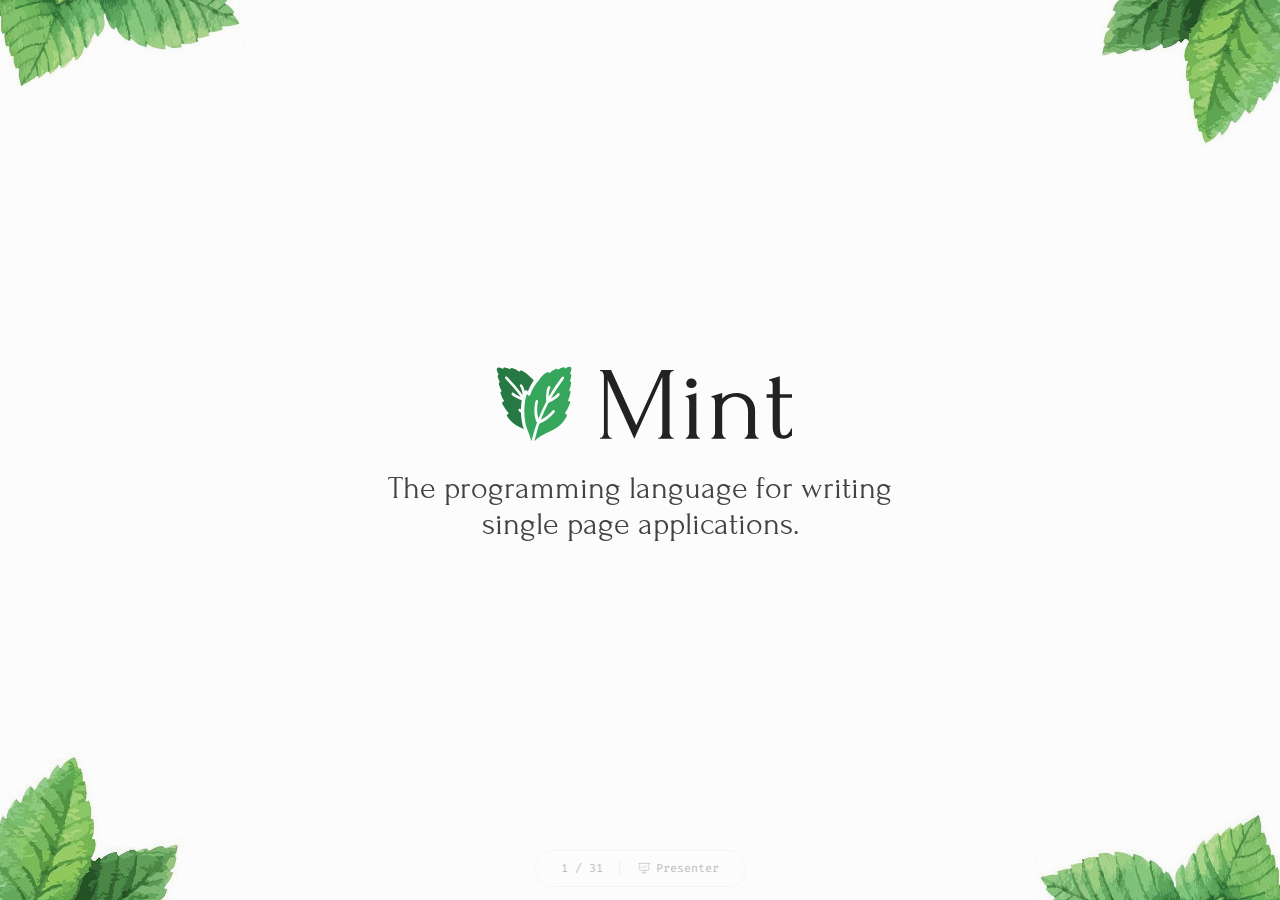
<file: index.html>
<!DOCTYPE html><html><head><meta charset="utf-8"/><meta name="viewport" content="width=device-width, initial-scale=1, user-scalable=no"/><link href="icon-16x16.png" size="16x16" type="image/png" rel="icon"/><link href="icon-32x32.png" size="32x32" type="image/png" rel="icon"/><link href="icon-36x36.png" size="36x36" type="image/png" rel="icon"/><link href="icon-48x48.png" size="48x48" type="image/png" rel="icon"/><link href="icon-57x57.png" size="57x57" type="image/png" rel="icon"/><link href="icon-72x72.png" size="72x72" type="image/png" rel="icon"/><link href="icon-76x76.png" size="76x76" type="image/png" rel="icon"/><link href="icon-96x96.png" size="96x96" type="image/png" rel="icon"/><link href="icon-120x120.png" size="120x120" type="image/png" rel="icon"/><link href="icon-128x128.png" size="128x128" type="image/png" rel="icon"/><link href="icon-144x144.png" size="144x144" type="image/png" rel="icon"/><link href="icon-152x152.png" size="152x152" type="image/png" rel="icon"/><link href="icon-167x167.png" size="167x167" type="image/png" rel="icon"/><link href="icon-180x180.png" size="180x180" type="image/png" rel="icon"/><link href="icon-192x192.png" size="192x192" type="image/png" rel="icon"/><link href="icon-196x196.png" size="196x196" type="image/png" rel="icon"/><link href="icon-256x256.png" size="256x256" type="image/png" rel="icon"/><link href="icon-512x512.png" size="512x512" type="image/png" rel="icon"/><link href="icon-152x152.png" rel="apple-touch-icon-precomposed"/><link href="icon-167x167.png" rel="apple-touch-icon-precomposed"/><link href="icon-180x180.png" rel="apple-touch-icon-precomposed"/><title>Mint - DevDays Europe 2026</title><style>
  body {
    padding: 0;
    margin: 0;
  }

  :root {
    --line-number-color: #CCCCCC;
    --background-color: #FFFFFF;
    --border-color: #00000015;
    --blur-color-2: #FFFFFFCC;
    --blur-color: #FFFFFF80;
    --input-color: #F9F9F9;
    --text-color: #333333;

    --color-darkmagenta: darkmagenta;
    --color-darkorange: darkorange;
    --color-royalblue: royalblue;
    --color-indianred: indianred;
    --color-mintgreen-2: #36A65D;
    --color-mintgreen: #277944;
    --color-comment: darkgray;
    --color-crimson: crimson;
  }
</style>
<link rel="stylesheet" href="index.css"/></head><body><script type="module" src="./main.js"></script><noscript>This application requires JavaScript.</noscript></body></html>
</file>
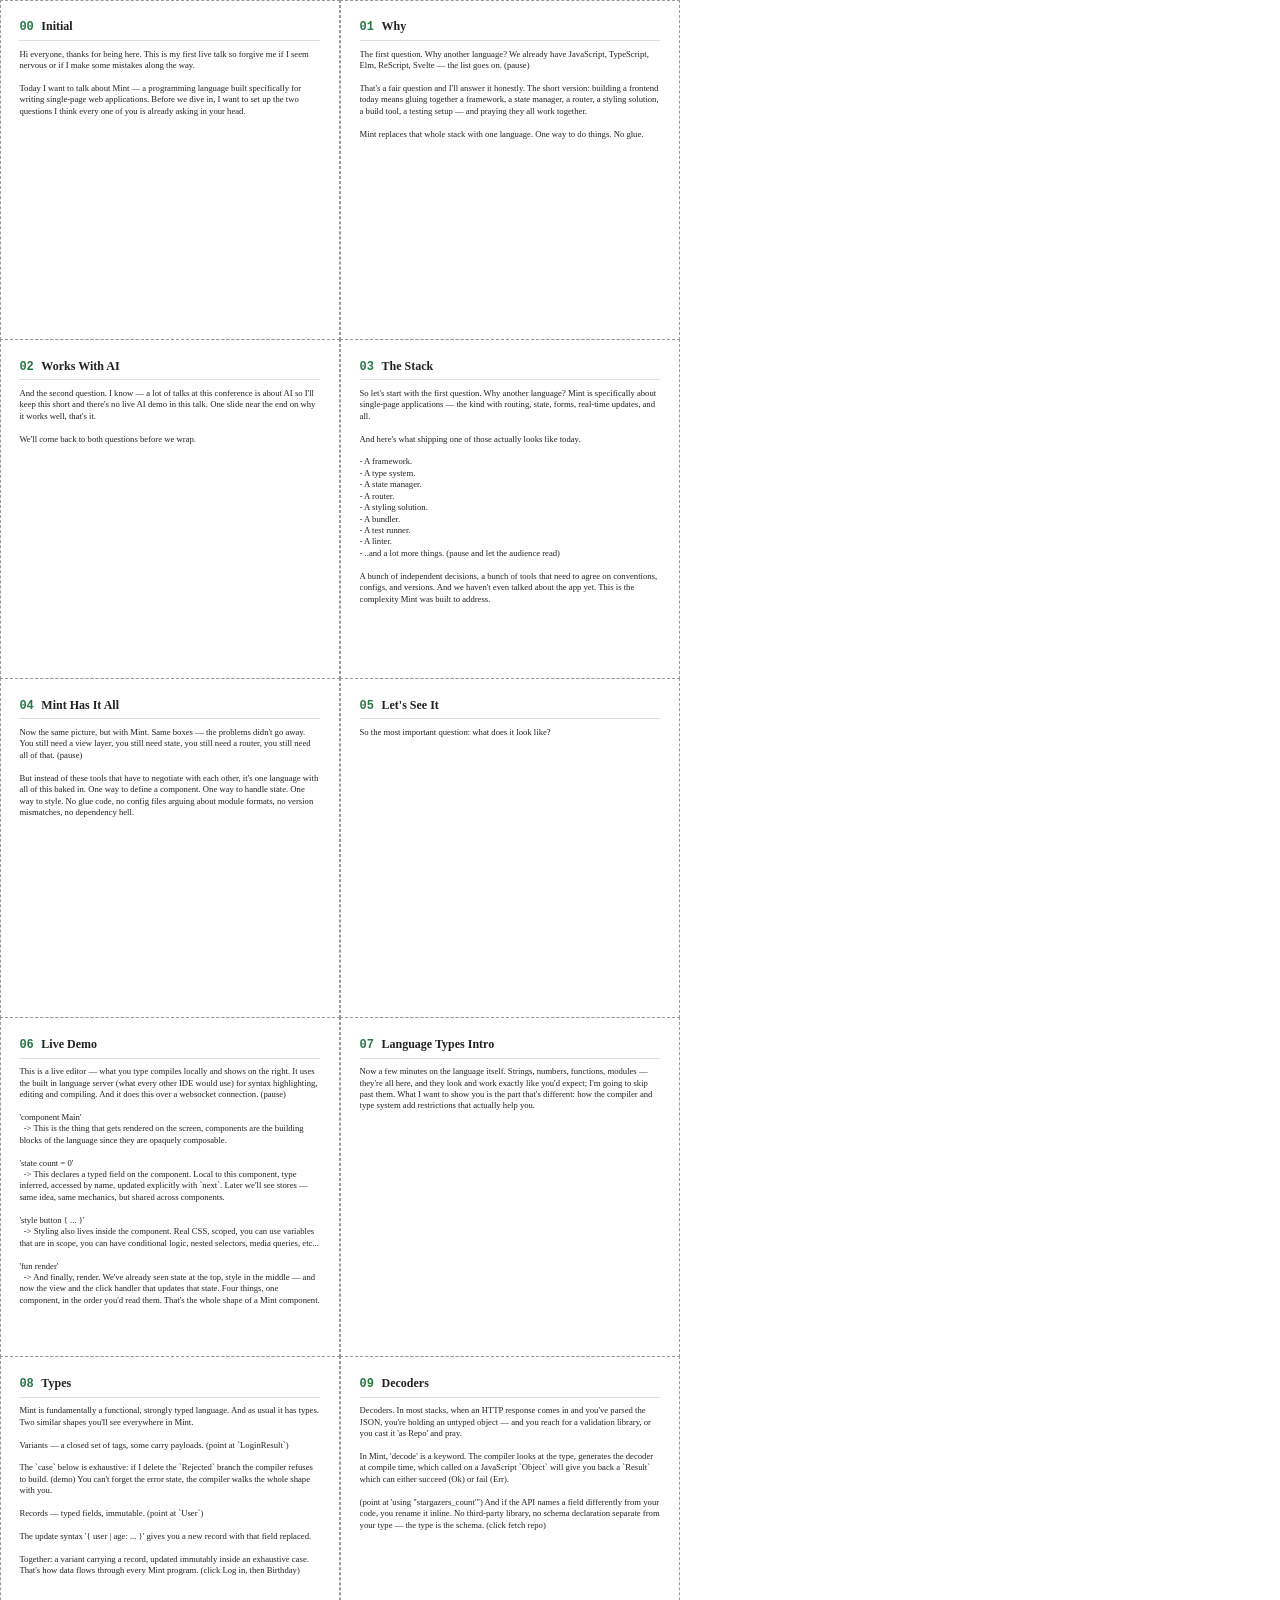
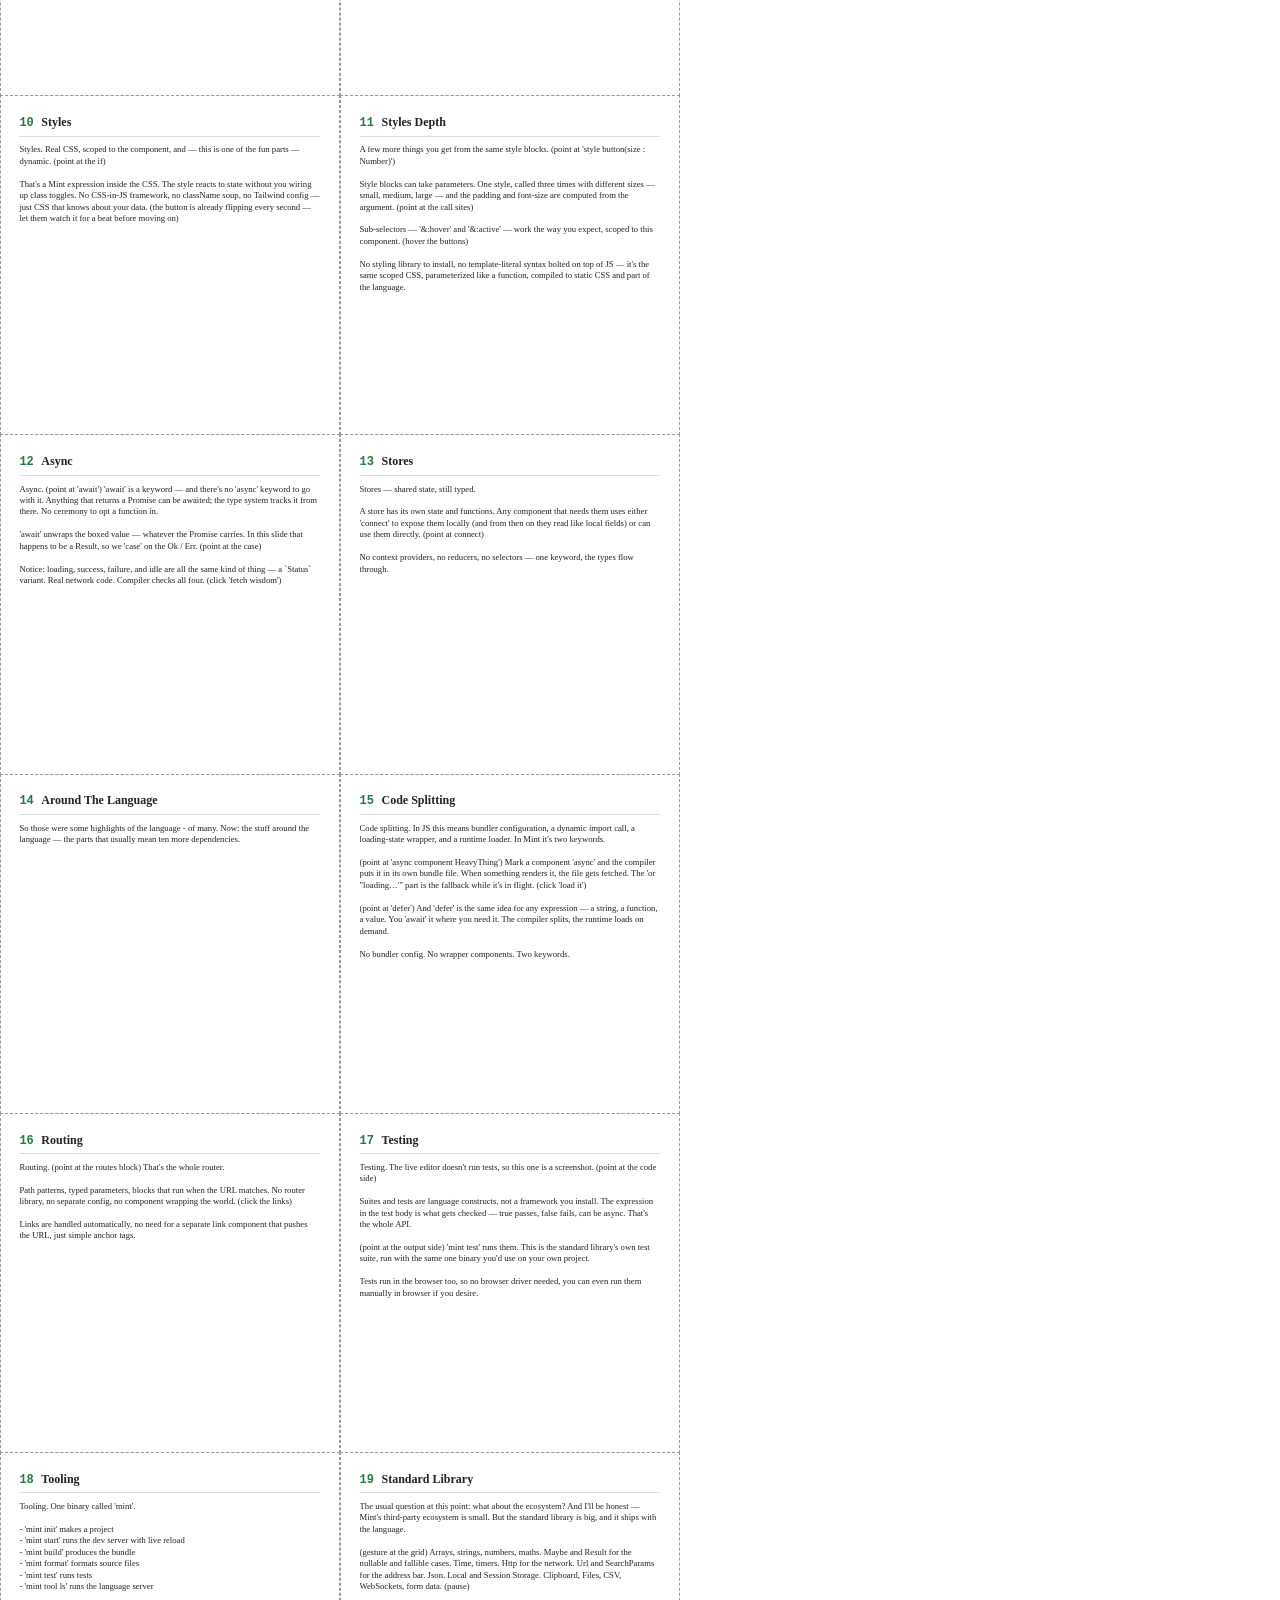
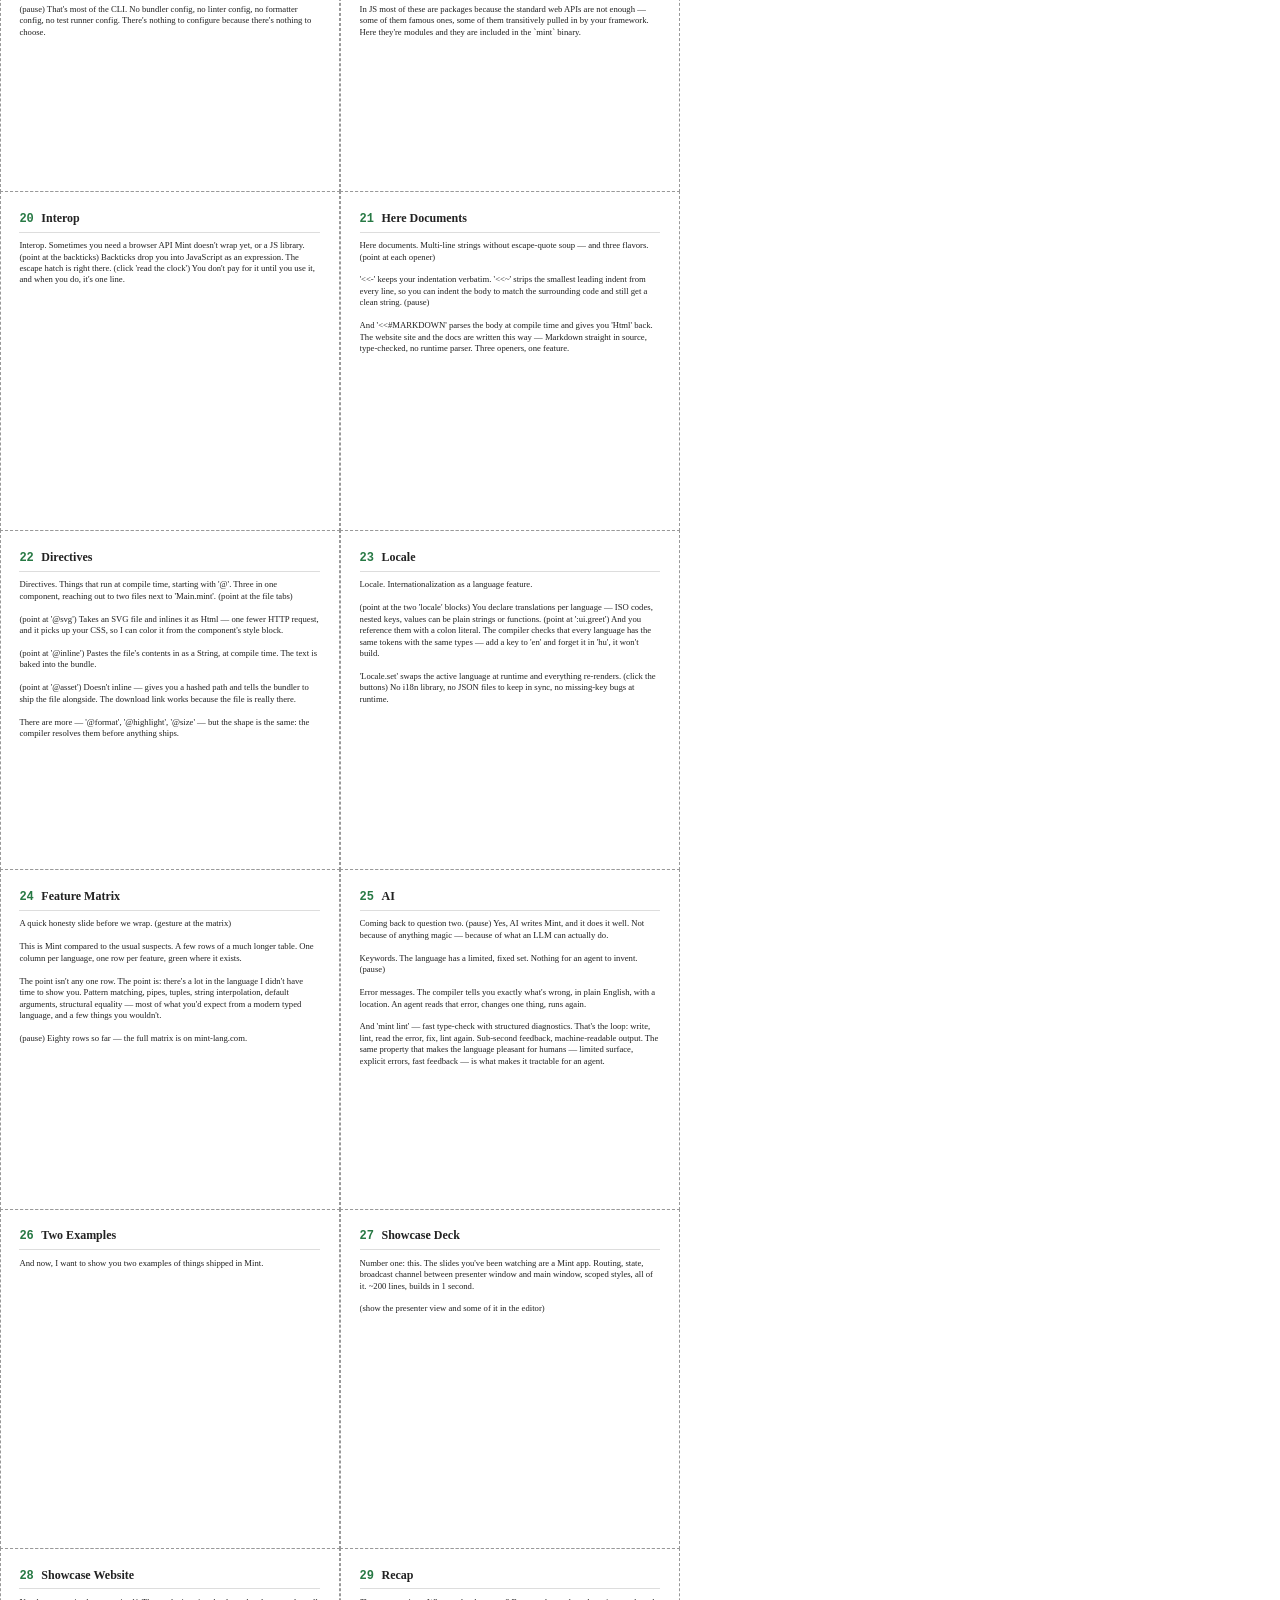
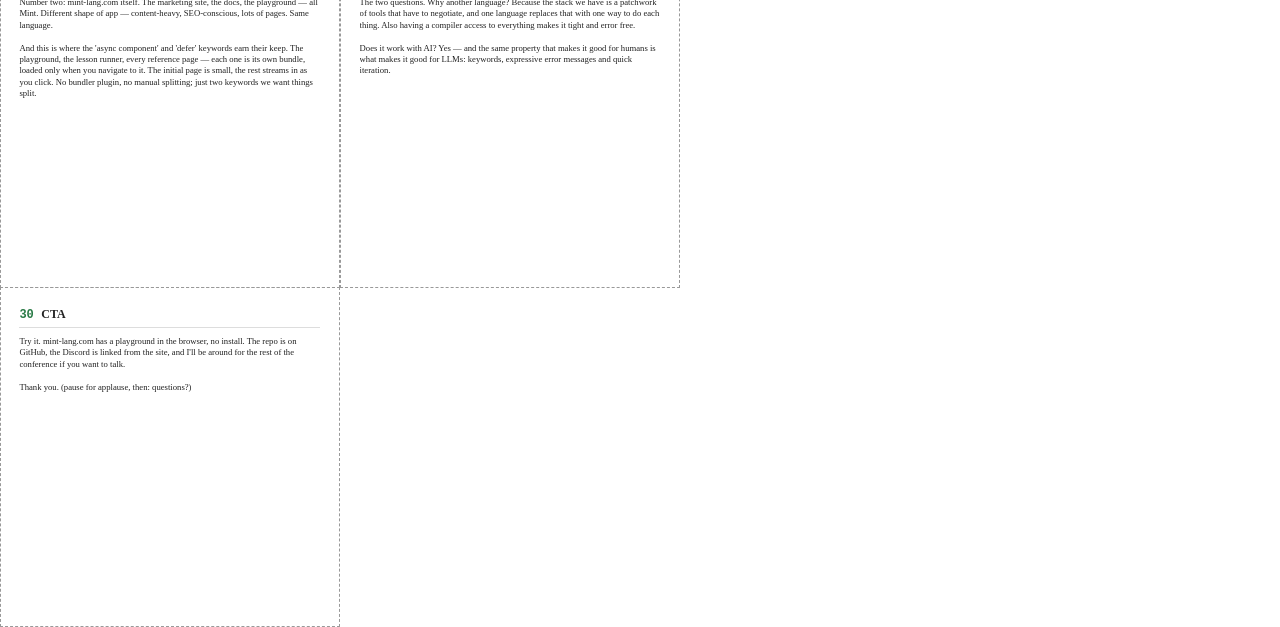
<file: speaker-notes.html>
<!DOCTYPE html>
<html lang="en">
<head>
<meta charset="utf-8">
<title>Speaker Notes — Mint, DevDays Europe 2026</title>
<style>
  :root { --ink: #222; --mint: #277944; }

  * { box-sizing: border-box; }

  body {
    font-family: Georgia, "Times New Roman", serif;
    color: var(--ink);
    margin: 0;
  }

  /* Cards tiled 2 columns x 3 rows per A4 page; dashed cut lines via card borders. */
  .sheet {
    display: grid;
    grid-template-columns: 9cm 9cm;
    gap: 0;
    width: 18cm;
  }

  .card {
    width: 9cm;
    height: 9cm;
    padding: 5mm;
    border: 1px dashed #999;
    /* avoid double-thick lines between adjacent cards */
    margin: -0.5px;
    overflow: hidden;
    display: flex;
    flex-direction: column;
    break-inside: avoid;
  }

  .card-head {
    display: flex;
    align-items: baseline;
    gap: 2mm;
    margin-bottom: 2mm;
    border-bottom: 1px solid #ddd;
    padding-bottom: 1.5mm;
  }

  .num {
    font-family: "Courier New", monospace;
    font-weight: bold;
    color: var(--mint);
    font-size: 9pt;
  }

  .title {
    font-weight: bold;
    font-size: 9pt;
  }

  /* Uniform small font sized so the longest note still fits 10x10 cm. */
  .notes {
    white-space: pre-wrap;
    margin: 0;
    font-size: 6.5pt;
    line-height: 1.32;
    flex: 1;
    overflow: hidden;
  }

  @media print {
    @page { size: A4; margin: 8mm; }
    .sheet { width: auto; }
  }
</style>
</head>
<body>

<div class="sheet">

<div class="card">
  <div class="card-head"><span class="num">00</span><span class="title">Initial</span></div>
  <p class="notes">Hi everyone, thanks for being here. This is my first live talk so forgive me if I seem nervous or if I make some mistakes along the way.

Today I want to talk about Mint — a programming language built specifically for writing single-page web applications. Before we dive in, I want to set up the two questions I think every one of you is already asking in your head.</p>
</div>

<div class="card">
  <div class="card-head"><span class="num">01</span><span class="title">Why</span></div>
  <p class="notes">The first question. Why another language? We already have JavaScript, TypeScript, Elm, ReScript, Svelte — the list goes on. (pause)

That's a fair question and I'll answer it honestly. The short version: building a frontend today means gluing together a framework, a state manager, a router, a styling solution, a build tool, a testing setup — and praying they all work together.

Mint replaces that whole stack with one language. One way to do things. No glue.</p>
</div>

<div class="card">
  <div class="card-head"><span class="num">02</span><span class="title">Works With AI</span></div>
  <p class="notes">And the second question. I know — a lot of talks at this conference is about AI so I'll keep this short and there's no live AI demo in this talk. One slide near the end on why it works well, that's it.

We'll come back to both questions before we wrap.</p>
</div>

<div class="card">
  <div class="card-head"><span class="num">03</span><span class="title">The Stack</span></div>
  <p class="notes">So let's start with the first question. Why another language? Mint is specifically about single-page applications — the kind with routing, state, forms, real-time updates, and all.

And here's what shipping one of those actually looks like today.

- A framework.
- A type system.
- A state manager.
- A router.
- A styling solution.
- A bundler.
- A test runner.
- A linter.
- ..and a lot more things. (pause and let the audience read)

A bunch of independent decisions, a bunch of tools that need to agree on conventions, configs, and versions. And we haven't even talked about the app yet. This is the complexity Mint was built to address.</p>
</div>

<div class="card">
  <div class="card-head"><span class="num">04</span><span class="title">Mint Has It All</span></div>
  <p class="notes">Now the same picture, but with Mint. Same boxes — the problems didn't go away. You still need a view layer, you still need state, you still need a router, you still need all of that. (pause)

But instead of these tools that have to negotiate with each other, it's one language with all of this baked in. One way to define a component. One way to handle state. One way to style. No glue code, no config files arguing about module formats, no version mismatches, no dependency hell.</p>
</div>

<div class="card">
  <div class="card-head"><span class="num">05</span><span class="title">Let's See It</span></div>
  <p class="notes">So the most important question: what does it look like?</p>
</div>

<div class="card">
  <div class="card-head"><span class="num">06</span><span class="title">Live Demo</span></div>
  <p class="notes">This is a live editor — what you type compiles locally and shows on the right. It uses the built in language server (what every other IDE would use) for syntax highlighting, editing and compiling. And it does this over a websocket connection. (pause)

'component Main'
  -> This is the thing that gets rendered on the screen, components are the building blocks of the language since they are opaquely composable.

'state count = 0'
  -> This declares a typed field on the component. Local to this component, type inferred, accessed by name, updated explicitly with `next`. Later we'll see stores — same idea, same mechanics, but shared across components.

'style button { ... }'
  -> Styling also lives inside the component. Real CSS, scoped, you can use variables that are in scope, you can have conditional logic, nested selectors, media queries, etc...

'fun render'
  -> And finally, render. We've already seen state at the top, style in the middle — and now the view and the click handler that updates that state. Four things, one component, in the order you'd read them. That's the whole shape of a Mint component.</p>
</div>

<div class="card">
  <div class="card-head"><span class="num">07</span><span class="title">Language Types Intro</span></div>
  <p class="notes">Now a few minutes on the language itself. Strings, numbers, functions, modules — they're all here, and they look and work exactly like you'd expect; I'm going to skip past them. What I want to show you is the part that's different: how the compiler and type system add restrictions that actually help you.</p>
</div>

<div class="card">
  <div class="card-head"><span class="num">08</span><span class="title">Types</span></div>
  <p class="notes">Mint is fundamentally a functional, strongly typed language. And as usual it has types. Two similar shapes you'll see everywhere in Mint.

Variants — a closed set of tags, some carry payloads. (point at `LoginResult`)

The `case` below is exhaustive: if I delete the `Rejected` branch the compiler refuses to build. (demo) You can't forget the error state, the compiler walks the whole shape with you.

Records — typed fields, immutable. (point at `User`)

The update syntax '{ user | age: ... }' gives you a new record with that field replaced.

Together: a variant carrying a record, updated immutably inside an exhaustive case. That's how data flows through every Mint program. (click Log in, then Birthday)</p>
</div>

<div class="card">
  <div class="card-head"><span class="num">09</span><span class="title">Decoders</span></div>
  <p class="notes">Decoders. In most stacks, when an HTTP response comes in and you've parsed the JSON, you're holding an untyped object — and you reach for a validation library, or you cast it 'as Repo' and pray.

In Mint, 'decode' is a keyword. The compiler looks at the type, generates the decoder at compile time, which called on a JavaScript `Object` will give you back a `Result` which can either succeed (Ok) or fail (Err).

(point at 'using "stargazers_count"') And if the API names a field differently from your code, you rename it inline. No third-party library, no schema declaration separate from your type — the type is the schema. (click fetch repo)</p>
</div>

<div class="card">
  <div class="card-head"><span class="num">10</span><span class="title">Styles</span></div>
  <p class="notes">Styles. Real CSS, scoped to the component, and — this is one of the fun parts — dynamic. (point at the if)

That's a Mint expression inside the CSS. The style reacts to state without you wiring up class toggles. No CSS-in-JS framework, no className soup, no Tailwind config — just CSS that knows about your data. (the button is already flipping every second — let them watch it for a beat before moving on)</p>
</div>

<div class="card">
  <div class="card-head"><span class="num">11</span><span class="title">Styles Depth</span></div>
  <p class="notes">A few more things you get from the same style blocks. (point at 'style button(size : Number)')

Style blocks can take parameters. One style, called three times with different sizes — small, medium, large — and the padding and font-size are computed from the argument. (point at the call sites)

Sub-selectors — '&:hover' and '&:active' — work the way you expect, scoped to this component. (hover the buttons)

No styling library to install, no template-literal syntax bolted on top of JS — it's the same scoped CSS, parameterized like a function, compiled to static CSS and part of the language.</p>
</div>

<div class="card">
  <div class="card-head"><span class="num">12</span><span class="title">Async</span></div>
  <p class="notes">Async. (point at 'await') 'await' is a keyword — and there's no 'async' keyword to go with it. Anything that returns a Promise can be awaited; the type system tracks it from there. No ceremony to opt a function in.

'await' unwraps the boxed value — whatever the Promise carries. In this slide that happens to be a Result, so we 'case' on the Ok / Err. (point at the case)

Notice: loading, success, failure, and idle are all the same kind of thing — a `Status` variant. Real network code. Compiler checks all four. (click 'fetch wisdom')</p>
</div>

<div class="card">
  <div class="card-head"><span class="num">13</span><span class="title">Stores</span></div>
  <p class="notes">Stores — shared state, still typed.

A store has its own state and functions. Any component that needs them uses either 'connect' to expose them locally (and from then on they read like local fields) or can use them directly. (point at connect)

No context providers, no reducers, no selectors — one keyword, the types flow through.</p>
</div>

<div class="card">
  <div class="card-head"><span class="num">14</span><span class="title">Around The Language</span></div>
  <p class="notes">So those were some highlights of the language - of many. Now: the stuff around the language — the parts that usually mean ten more dependencies.</p>
</div>

<div class="card">
  <div class="card-head"><span class="num">15</span><span class="title">Code Splitting</span></div>
  <p class="notes">Code splitting. In JS this means bundler configuration, a dynamic import call, a loading-state wrapper, and a runtime loader. In Mint it's two keywords.

(point at 'async component HeavyThing') Mark a component 'async' and the compiler puts it in its own bundle file. When something renders it, the file gets fetched. The 'or "loading…"' part is the fallback while it's in flight. (click 'load it')

(point at 'defer') And 'defer' is the same idea for any expression — a string, a function, a value. You 'await' it where you need it. The compiler splits, the runtime loads on demand.

No bundler config. No wrapper components. Two keywords.</p>
</div>

<div class="card">
  <div class="card-head"><span class="num">16</span><span class="title">Routing</span></div>
  <p class="notes">Routing. (point at the routes block) That's the whole router.

Path patterns, typed parameters, blocks that run when the URL matches. No router library, no separate config, no component wrapping the world. (click the links)

Links are handled automatically, no need for a separate link component that pushes the URL, just simple anchor tags.</p>
</div>

<div class="card">
  <div class="card-head"><span class="num">17</span><span class="title">Testing</span></div>
  <p class="notes">Testing. The live editor doesn't run tests, so this one is a screenshot. (point at the code side)

Suites and tests are language constructs, not a framework you install. The expression in the test body is what gets checked — true passes, false fails, can be async. That's the whole API.

(point at the output side) 'mint test' runs them. This is the standard library's own test suite, run with the same one binary you'd use on your own project.

Tests run in the browser too, so no browser driver needed, you can even run them manually in browser if you desire.</p>
</div>

<div class="card">
  <div class="card-head"><span class="num">18</span><span class="title">Tooling</span></div>
  <p class="notes">Tooling. One binary called 'mint'.

- 'mint init' makes a project
- 'mint start' runs the dev server with live reload
- 'mint build' produces the bundle
- 'mint format' formats source files
- 'mint test' runs tests
- 'mint tool ls' runs the language server

(pause) That's most of the CLI. No bundler config, no linter config, no formatter config, no test runner config. There's nothing to configure because there's nothing to choose.</p>
</div>

<div class="card">
  <div class="card-head"><span class="num">19</span><span class="title">Standard Library</span></div>
  <p class="notes">The usual question at this point: what about the ecosystem? And I'll be honest — Mint's third-party ecosystem is small. But the standard library is big, and it ships with the language.

(gesture at the grid) Arrays, strings, numbers, maths. Maybe and Result for the nullable and fallible cases. Time, timers. Http for the network. Url and SearchParams for the address bar. Json. Local and Session Storage. Clipboard, Files, CSV, WebSockets, form data. (pause)

In JS most of these are packages because the standard web APIs are not enough — some of them famous ones, some of them transitively pulled in by your framework. Here they're modules and they are included in the `mint` binary.</p>
</div>

<div class="card">
  <div class="card-head"><span class="num">20</span><span class="title">Interop</span></div>
  <p class="notes">Interop. Sometimes you need a browser API Mint doesn't wrap yet, or a JS library. (point at the backticks) Backticks drop you into JavaScript as an expression. The escape hatch is right there. (click 'read the clock') You don't pay for it until you use it, and when you do, it's one line.</p>
</div>

<div class="card">
  <div class="card-head"><span class="num">21</span><span class="title">Here Documents</span></div>
  <p class="notes">Here documents. Multi-line strings without escape-quote soup — and three flavors. (point at each opener)

'<<-' keeps your indentation verbatim. '<<~' strips the smallest leading indent from every line, so you can indent the body to match the surrounding code and still get a clean string. (pause)

And '<<#MARKDOWN' parses the body at compile time and gives you 'Html' back. The website site and the docs are written this way — Markdown straight in source, type-checked, no runtime parser. Three openers, one feature.</p>
</div>

<div class="card">
  <div class="card-head"><span class="num">22</span><span class="title">Directives</span></div>
  <p class="notes">Directives. Things that run at compile time, starting with '@'. Three in one component, reaching out to two files next to 'Main.mint'. (point at the file tabs)

(point at '@svg') Takes an SVG file and inlines it as Html — one fewer HTTP request, and it picks up your CSS, so I can color it from the component's style block.

(point at '@inline') Pastes the file's contents in as a String, at compile time. The text is baked into the bundle.

(point at '@asset') Doesn't inline — gives you a hashed path and tells the bundler to ship the file alongside. The download link works because the file is really there.

There are more — '@format', '@highlight', '@size' — but the shape is the same: the compiler resolves them before anything ships.</p>
</div>

<div class="card">
  <div class="card-head"><span class="num">23</span><span class="title">Locale</span></div>
  <p class="notes">Locale. Internationalization as a language feature.

(point at the two 'locale' blocks) You declare translations per language — ISO codes, nested keys, values can be plain strings or functions. (point at ':ui.greet') And you reference them with a colon literal. The compiler checks that every language has the same tokens with the same types — add a key to 'en' and forget it in 'hu', it won't build.

'Locale.set' swaps the active language at runtime and everything re-renders. (click the buttons) No i18n library, no JSON files to keep in sync, no missing-key bugs at runtime.</p>
</div>

<div class="card">
  <div class="card-head"><span class="num">24</span><span class="title">Feature Matrix</span></div>
  <p class="notes">A quick honesty slide before we wrap. (gesture at the matrix)

This is Mint compared to the usual suspects. A few rows of a much longer table. One column per language, one row per feature, green where it exists.

The point isn't any one row. The point is: there's a lot in the language I didn't have time to show you. Pattern matching, pipes, tuples, string interpolation, default arguments, structural equality — most of what you'd expect from a modern typed language, and a few things you wouldn't.

(pause) Eighty rows so far — the full matrix is on mint-lang.com.</p>
</div>

<div class="card">
  <div class="card-head"><span class="num">25</span><span class="title">AI</span></div>
  <p class="notes">Coming back to question two. (pause) Yes, AI writes Mint, and it does it well. Not because of anything magic — because of what an LLM can actually do.

Keywords. The language has a limited, fixed set. Nothing for an agent to invent. (pause)

Error messages. The compiler tells you exactly what's wrong, in plain English, with a location. An agent reads that error, changes one thing, runs again.

And 'mint lint' — fast type-check with structured diagnostics. That's the loop: write, lint, read the error, fix, lint again. Sub-second feedback, machine-readable output. The same property that makes the language pleasant for humans — limited surface, explicit errors, fast feedback — is what makes it tractable for an agent.</p>
</div>

<div class="card">
  <div class="card-head"><span class="num">26</span><span class="title">Two Examples</span></div>
  <p class="notes">And now, I want to show you two examples of things shipped in Mint.</p>
</div>

<div class="card">
  <div class="card-head"><span class="num">27</span><span class="title">Showcase Deck</span></div>
  <p class="notes">Number one: this. The slides you've been watching are a Mint app. Routing, state, broadcast channel between presenter window and main window, scoped styles, all of it. ~200 lines, builds in 1 second.

(show the presenter view and some of it in the editor)</p>
</div>

<div class="card">
  <div class="card-head"><span class="num">28</span><span class="title">Showcase Website</span></div>
  <p class="notes">Number two: mint-lang.com itself. The marketing site, the docs, the playground — all Mint. Different shape of app — content-heavy, SEO-conscious, lots of pages. Same language.

And this is where the 'async component' and 'defer' keywords earn their keep. The playground, the lesson runner, every reference page — each one is its own bundle, loaded only when you navigate to it. The initial page is small, the rest streams in as you click. No bundler plugin, no manual splitting; just two keywords we want things split.</p>
</div>

<div class="card">
  <div class="card-head"><span class="num">29</span><span class="title">Recap</span></div>
  <p class="notes">The two questions. Why another language? Because the stack we have is a patchwork of tools that have to negotiate, and one language replaces that with one way to do each thing. Also having a compiler access to everything makes it tight and error free.

Does it work with AI? Yes — and the same property that makes it good for humans is what makes it good for LLMs: keywords, expressive error messages and quick iteration.</p>
</div>

<div class="card">
  <div class="card-head"><span class="num">30</span><span class="title">CTA</span></div>
  <p class="notes">Try it. mint-lang.com has a playground in the browser, no install. The repo is on GitHub, the Discord is linked from the site, and I'll be around for the rest of the conference if you want to talk.

Thank you. (pause for applause, then: questions?)</p>
</div>

</div>

</body>
</html>
</file>
<file: index.css>
.a {
  background: #FCFCFC;
  display: grid;
  color: #222;
}

.b {
  position: relative;
  display: grid;
  z-index: 1;
  grid-column: 1;
  grid-row: 1;
}

.c {
  transform: translateX(-50%);
  position: fixed;
  bottom: 1vmax;
  left: 50%;
  z-index: 100;
  background: rgba(255, 255, 255, 0.6);
  backdrop-filter: blur(8px);
  border: 1px solid rgba(0, 0, 0, 0.08);
  border-radius: 999px;
  align-items: center;
  display: flex;
  gap: 0.5vmax;
  padding: 0.5vmax 1.2vmax;
  font-family: "Fira Code", monospace;
  font-size: 0.9vmax;
  color: #333;
  opacity: 0.35;
  transition: opacity 200ms ease;
}

.c:hover {
  opacity: 1;
}

.d {
  font-variant-numeric: tabular-nums;
  padding: 0.3vmax 0.8vmax;
}

.e {
  background: rgba(0, 0, 0, 0.15);
  height: 1.4vmax;
  width: 1px;
}

.f {
  align-items: center;
  display: flex;
  gap: 0.4vmax;
  background: transparent;
  border-radius: 999px;
  cursor: pointer;
  color: inherit;
  border: 0;
  padding: 0.3vmax 0.8vmax;
  font: inherit;
}

.f:hover {
  background: #FCFCFC;
}

.f svg {
  height: 1.1vmax;
  width: 1.1vmax;
}

.g {
  min-height: 0;
  display: grid;
  border: var(--a-a);
}

.h {
  position: absolute;
  overflow: hidden;
  bottom: 0;
  right: 0;
  left: 0;
  top: 0;
}

.i {
  position: absolute;
}

.j {
  background-image: var(--b-a);
  transform-origin: 80px 0;
  animation-delay: 3s;
  height: 100px;
  width: 260px;
  left: -15px;
  top: -10px;
}

.k {
  background-image: var(--c-a);
  transform-origin: 115px 0;
  height: 159px;
  width: 200px;
  right: -15px;
  top: -10px;
}

.l {
  background-image: var(--d-a);
  transform-origin: 140px 100px;
  animation-delay: 3s;
  height: 100px;
  bottom: -10px;
  width: 260px;
  right: -15px;
}

.m {
  background-image: var(--e-a);
  transform-origin: 20px 159px;
  height: 159px;
  bottom: -10px;
  width: 200px;
  left: -15px;
}

.n {
  overflow: hidden;
  display: grid;
  height: 100%;
  width: 100%;
  min-height: 0;
  min-width: 0;
}

.o {
  transform-origin: top left;
  transform: var(--f-a);
  height: var(--f-b);
  width: var(--f-c);
  min-height: 0;
  display: grid;
}

.p {
  justify-content: center;
  align-items: center;
  display: flex;
  gap: 5%;
  aspect-ratio: 100 / 24;
  width: 100%;
}

.p svg:first-child {
  flex: 0 0 24%;
  height: auto;
}

.p svg:last-child {
  flex: 0 0 50%;
  height: auto;
}

.q {
  grid-template-rows: auto 1fr;
  place-content: center;
  grid-row-gap: 2vmax;
  display: grid;
  width: 90vw;
  height: 80vh;
}

.r {
  font-family: Forum;
  text-align: center;
  font-size: 3vmax;
  opacity: 0.85;
}

.s {
  border: 1px solid var(--border-color);
  object-fit: contain;
  max-height: 65vh;
  max-width: 100%;
  margin: 0 auto;
  display: block;
}

.t {
  grid-template-rows: auto 1fr;
  display: grid;
  height: 80vh;
  width: 90vw;
  gap: 2vmin;
}

.u {
  font-family: Forum;
  text-align: center;
  font-size: 3vmax;
  opacity: 0.85;
}

.u b {
  font-weight: normal;
  color: #277944;
}

.v {
  font-size: 1.4vmin;
  min-height: 0;
  display: grid;
}

.w {
  flex-direction: column;
  place-content: center;
  align-items: center;
  display: flex;
  gap: 1vmax;
}

.x {
  text-transform: uppercase;
  letter-spacing: 0.4vmax;
  font-family: Noto Sans;
  font-size: 1.5vmax;
  opacity: 0.55;
}

.y {
  font-family: Forum;
  font-size: 6vmax;
  line-height: 1;
}

.z {
  font-family: Forum;
  font-size: 5vmax;
}

.aa {
  place-content: center;
  display: grid;
}

.ab {
  display: grid;
  height: 100vh;
  width: 100vw;
}

.ac {
  width: 30vmax;
  margin: 0 auto;
  margin-bottom: 1.5vmax;
}

.ad {
  font-family: Forum;
  font-size: 2.5vmax;
  text-align: center;
  max-width: 30ch;
  opacity: 0.85;
}

.ae {
  font-family: Forum;
  text-align: center;
  font-size: 3vmax;
  margin-bottom: 3vmax;
  opacity: 0.85;
}

.af {
  grid-template-columns: repeat(4, auto);
  justify-content: center;
  display: grid;
  gap: 1.5vmax;
}

.ag {
  font-family: Forum;
  font-style: italic;
  text-align: center;
  font-size: 1.4vmax;
  margin-top: 2.5vmax;
  opacity: 0.6;
}

.ah {
  border: 2px solid currentColor;
  padding: 1.5vmax 2.5vmax;
  border-radius: 0.5vmax;
  font-family: Forum;
  min-width: 12ch;
  grid-template-columns: auto 1fr;
  align-items: start;
  display: grid;
  gap: 0.8vmax;
}

.ai {
  color: #b86b00;
}

.ai svg {
  position: relative;
  top: 0.15vmax;
  height: 2vmax;
  width: 2vmax;
}

.aj {
  text-align: left;
  display: grid;
  gap: 0.2vmax;
}

.ak {
  font-size: 2vmax;
}

.al {
  font-size: 1.2vmax;
  opacity: 0.55;
}

.am {
  font-family: Forum;
  text-align: center;
  font-size: 3vmax;
  margin-bottom: 3vmax;
  opacity: 0.85;
}

.an {
  grid-template-columns: repeat(4, auto);
  justify-content: center;
  display: grid;
  gap: 1.5vmax;
}

.ao {
  font-family: Forum;
  font-style: italic;
  text-align: center;
  font-size: 1.4vmax;
  margin-top: 2.5vmax;
  opacity: 0.6;
}

.ap {
  border: 2px solid currentColor;
  padding: 1.5vmax 2.5vmax;
  border-radius: 0.5vmax;
  font-family: Forum;
  min-width: 12ch;
  grid-template-columns: auto 1fr;
  align-items: start;
  display: grid;
  gap: 0.8vmax;
}

.aq {
  color: #2e8b57;
}

.aq svg {
  position: relative;
  top: 0.15vmax;
  height: 2vmax;
  width: 2vmax;
}

.ar {
  text-align: left;
  display: grid;
  gap: 0.2vmax;
}

.as {
  font-size: 2vmax;
}

.at {
  font-size: 1.2vmax;
  opacity: 0.55;
}

.au {
  place-content: center;
  grid-row-gap: 3vmax;
  display: grid;
  width: 90vw;
  height: 80vh;
}

.av {
  font-family: Forum;
  text-align: center;
  font-size: 3vmax;
  opacity: 0.85;
}

.aw {
  grid-template-columns: repeat(5, minmax(0, 1fr));
  align-content: center;
  grid-gap: 1.2vmax;
  display: grid;
}

.ax {
  font-family: "Fira Code", monospace;
  font-size: 1.4vmax;
  border: 2px solid currentColor;
  border-radius: 0.5vmax;
  grid-template-columns: auto 1fr;
  align-items: center;
  display: grid;
  gap: 0.8vmax;
  padding: 1vmax 1.2vmax;
}

.ay svg {
  height: 2vmax;
  width: 2vmax;
}

.az {
  place-content: center;
  grid-row-gap: 3vmax;
  display: grid;
  width: 80vw;
  height: 80vh;
}

.ba {
  font-family: Forum;
  text-align: center;
  font-size: 3.5vmax;
  opacity: 0.85;
}

.bb {
  grid-template-columns: auto 1fr;
  align-content: center;
  align-items: center;
  grid-row-gap: 2vmax;
  grid-column-gap: 1.5vmax;
  display: grid;
  max-width: 60ch;
  margin: 0 auto;
}

.bc {
  color: #2e8b57;
}

.bc svg {
  height: 3vmax;
  width: 3vmax;
}

.bd {
  font-family: Forum;
  font-size: 2.5vmax;
}

.be {
  place-content: center;
  grid-row-gap: 3vmax;
  display: grid;
  width: 70vw;
}

.bf {
  width: 30vmax;
  margin: 0 auto;
}

.bg {
  justify-content: center;
  flex-direction: column;
  align-items: center;
  flex-wrap: wrap;
  display: flex;
  gap: 2vmax 4vmax;
  font-family: "Fira Code", monospace;
  font-size: 1.4vmax;
  opacity: 0.75;
}

.bh {
  align-items: center;
  display: flex;
  gap: 0.5vmax;
}

.bh svg {
  height: 1.6vmax;
  width: 1.6vmax;
}

.bi {
  grid-template-columns: 1fr 1fr;
  align-items: stretch;
  display: grid;
  gap: 0.5vmax;
  background: #111;
  padding: 1vmax;
  height: 100vh;
  width: 100vw;
  color: #EEE;
  font-family: Noto Sans;
  box-sizing: border-box;
}

.bj {
  border-radius: 0.25vmax;
  aspect-ratio: 16 / 9;
  place-self: center;
  position: relative;
  overflow: hidden;
  display: block;
  width: 100%;
  max-height: 100%;
  background: #FCFCFC;
}

.bk {
  transform-origin: top left;
  transform: scale(0.5);
  aspect-ratio: 1920 / 1060;
  position: absolute;
  width: 100vw;
  border: 0;
  left: 0;
  top: 0;
}

.bl {
  grid-template-rows: auto 1fr auto;
  display: grid;
  gap: 0.5vmax;
  min-height: 0;
}

.bm {
  border-radius: 0.25vmax;
  background: #1A1A1A;
  padding: 1vmax;
  font-family: "Fira Code", monospace;
  white-space: pre-wrap;
  font-size: 1vmax;
  line-height: 1.5;
  overflow: auto;
  min-height: 0;
}

.bn {
  grid-template-columns: 1fr 1fr;
  font-variant-numeric: tabular-nums;
  display: grid;
  gap: 0.5vmax;
}

.bo {
  align-items: center;
  display: grid;
  gap: 0.5vmax;
  border-radius: 0.25vmax;
  background: #1A1A1A;
  padding: 1vmax;
}

.bp {
  text-transform: uppercase;
  letter-spacing: 0.1vmax;
  font-size: 0.75vmax;
  text-align: center;
  color: #888;
}

.bq {
  text-align: center;
  font-size: 2vmax;
}

.br {
  text-align: center;
  font-size: 1vmax;
  color: #888;
}

.bs {
  padding: 0.75vmax 1vmax;
  border-radius: 0.25vmax;
  background: #1A1A1A;
  text-align: center;
  font-style: italic;
  font-size: 1vmax;
  color: #BBB;
}
</file>
